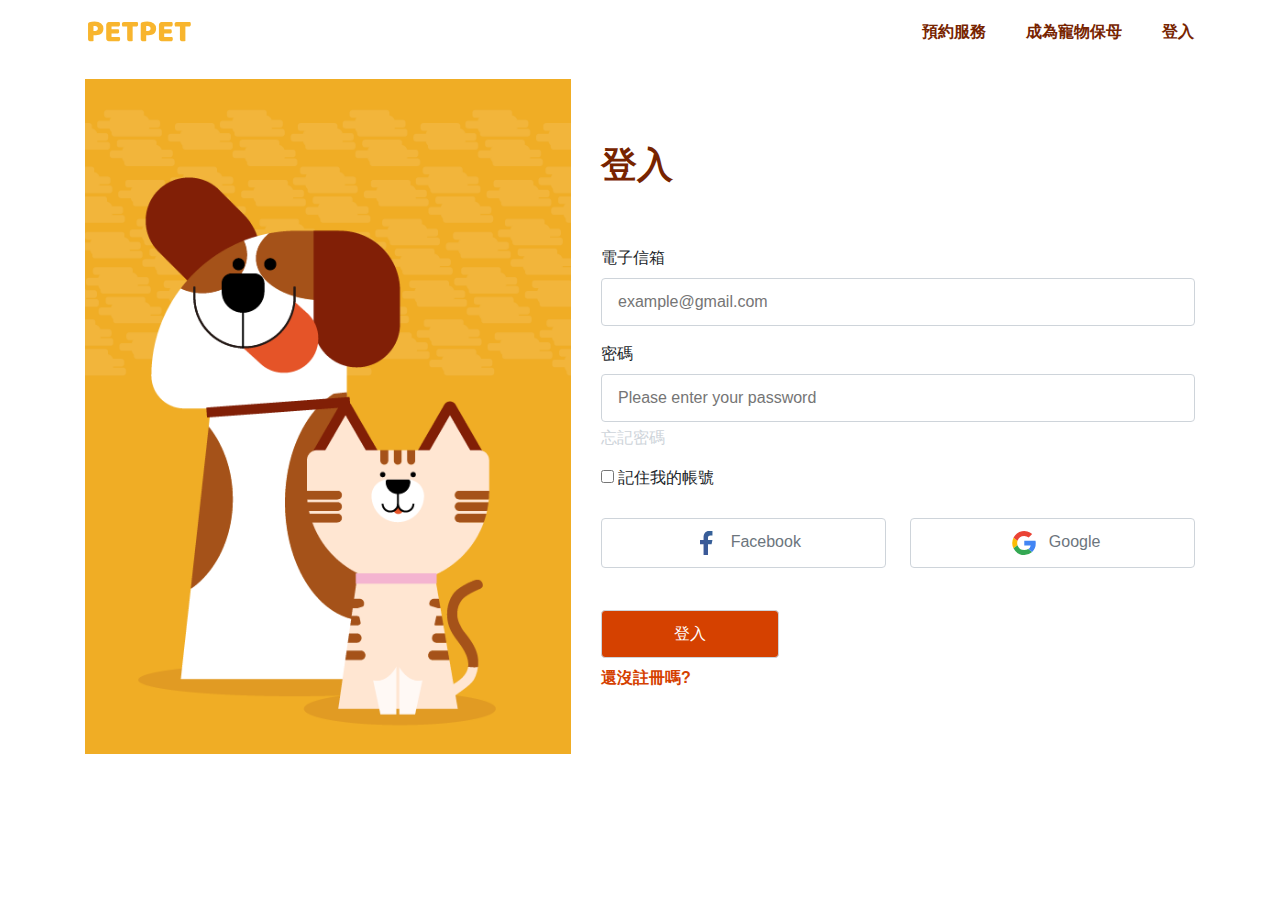
<file: login.html>
<!DOCTYPE html>
<html lang="en">
<!-- menu.ejs 取消index的 footer -->
<head>
  <meta charset="UTF-8">
  <meta name="viewport" content="width=device-width, initial-scale=1.0">
  <meta http-equiv="X-UA-Compatible" content="ie=edge">
  <title>PETPET</title>
  <!-- material disign  -->

  <link href="https://fonts.googleapis.com/icon?family=Material+Icons"
      rel="stylesheet">

  <!--material disign  -->
  <link rel="stylesheet" href="./assets/style/all.css">
  <link rel="stylesheet" href="./assets/js/all.js">
  <!-- js -->
</head>

<body>
  <div class="container header">
    <div class="row navbar d-flex">
      <div>
        <h1 class="logo">
          <a href="index.html" title="PETPET Company">PETPET</a>
        </h1>
      </div> 
      <!-- nav-mobile-show classname -->
        <ul class="navbar-menu d-flex ml-auto">
          <li><a href="service.html" title="appointment service">預約服務</a></li>
          <li><a href="#" title="become a babysitter">成為寵物保母</a></li>
          <li><a href="login.html" title="login" >登入</a></li>
        </ul>
        <div class="menu-toggler">
          <span></span>
          <span></span>
          <span></span>
        </div>
    </div>
  </div>

  
<div class="container">
    <div class="login-page">
        <div class="login-page-banner">
            <img src="./assets/images/index-1.png" alt="dog&cat banner">
        </div>
        <form class="login-page-account">
            <h3 class="font-weight-bold text-secondary">登入</h3>
            <label for="email">電子信箱</label>
            <br>
            <input type="email" name="email" id="email" placeholder="example@gmail.com" pattern=".+@googld.com"
            title="Please enter an email adderss.">
            <br>
            <label for="password">密碼</label>
            <br>
            <input type="password" name="password" id="password" placeholder="Please enter your password">
            <br>
            <a href="#" class="forget-password">忘記密碼</a>
            <br>
            <input type="checkbox" name="checkbo" id="checkbox">
            <label for="checkbox">記住我的帳號</label>

            <div class="login-page-account-social-media">
                <a href="https://www.facebook.com/" class="login-facebook">
                    <img src="./assets/images/facebook.svg" alt="fb-icon">
                    Facebook
                </a>

                <a href="https://www.google.com/" class="login-google">
                    <img src="./assets/images/google.svg" alt="google-icon">
                    Google
                </a>
            </div>

            <input type="submit" value="登入" class="btn btn-primary login-submit">
            <br>
            <a href="#" class="font-weight-bold">還沒註冊嗎?</a>

        </form>
    </div>
</div>

  <!-- menu取消footer -->
  
  <script src="./assets/js/vendors.js"></script>
  <script src="./assets/js/all.js"></script>
</body>

</html>
</file>
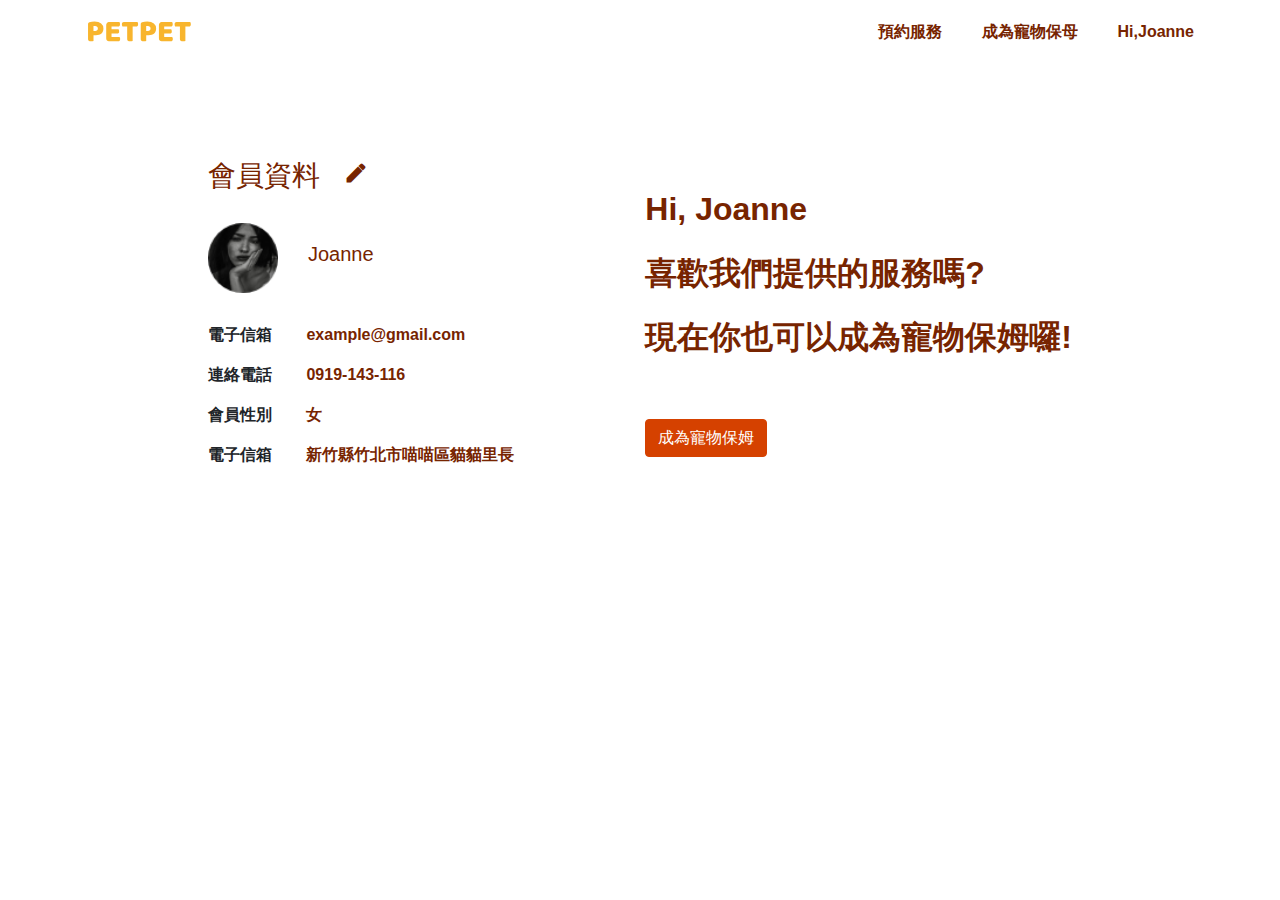
<file: member.html>
<!DOCTYPE html>
<html lang="en">
<!-- menu.ejs 取消index的 footer -->

<head>
    <meta charset="UTF-8">
    <meta name="viewport" content="width=device-width, initial-scale=1.0">
    <meta http-equiv="X-UA-Compatible" content="ie=edge">
    <title>
        PETPET
    </title>
    <!-- material disign  -->

    <link href="https://fonts.googleapis.com/icon?family=Material+Icons" rel="stylesheet">

    <!--material disign  -->
    <link rel="stylesheet" href="./assets/style/all.css">
    <link rel="stylesheet" href="./assets/js/all.js">
    <!-- js -->
</head>

<body>
    <div class="container header">
        <div class="row navbar d-flex">
            <div>
                <h1 class="logo">
                    <a href="index.html" title="PETPET Company">PETPET</a>
                </h1>
            </div>
            <!-- nav-mobile-show classname -->
            <ul class="navbar-menu d-flex ml-auto">
                <li><a href="service.html" title="appointment service">預約服務</a></li>
                <li><a href="#" title="become a babysitter">成為寵物保母</a></li>
                <li class="member-account">
                    <a href="#" title="login">Hi,Joanne</a>

                    <ul class="member-account-list">
                        <li>
                            <a href="member.html">會員資料查詢</a>
                        </li>
                        <li>
                            <a href="success.html">預約查詢</a>
                        </li>
                        <li>
                            <a href="reserve.html">歷史預約</a>
                        </li>
                        <li>
                            <a href="login.html">切換保姆帳號</a>
                        </li>
                    </ul>
                </li>
            </ul>
            <div class="menu-toggler">
                <span></span>
                <span></span>
                <span></span>
            </div>
        </div>
    </div>

    
<div class="container member-page">
    <div class="member-content-message">
        <h3>會員資料
            <span class="material-icons">
                edit
            </span>
        </h3>
        <div class="member-content-message-avatar">
            <img src="./assets/images/person-5.png" alt="Joanne">
            <h2>Joanne</h2>
        </div>
        <p>
            電子信箱
            <span>example@gmail.com</span>
        </p>
        <p>
            連絡電話
            <span>0919-143-116</span>
        </p>
        <p>
            會員性別
            <span>女</span>
        </p>
        <p>
            電子信箱
            <span>新竹縣竹北市喵喵區貓貓里長</span>
        </p>

    </div>
    <div class="member-page-content">
        <p>Hi, Joanne</p>
        <p>喜歡我們提供的服務嗎?</p>
        <p>現在你也可以成為寵物保姆囉!</p>

        <a href="index.html" class="btn btn-primary">成為寵物保姆</a>
    
    </div>
</div>

        <!-- menu取消footer -->

        <script src="./assets/js/vendors.js"></script>
        <script src="./assets/js/all.js"></script>
</body>

</html>
</file>
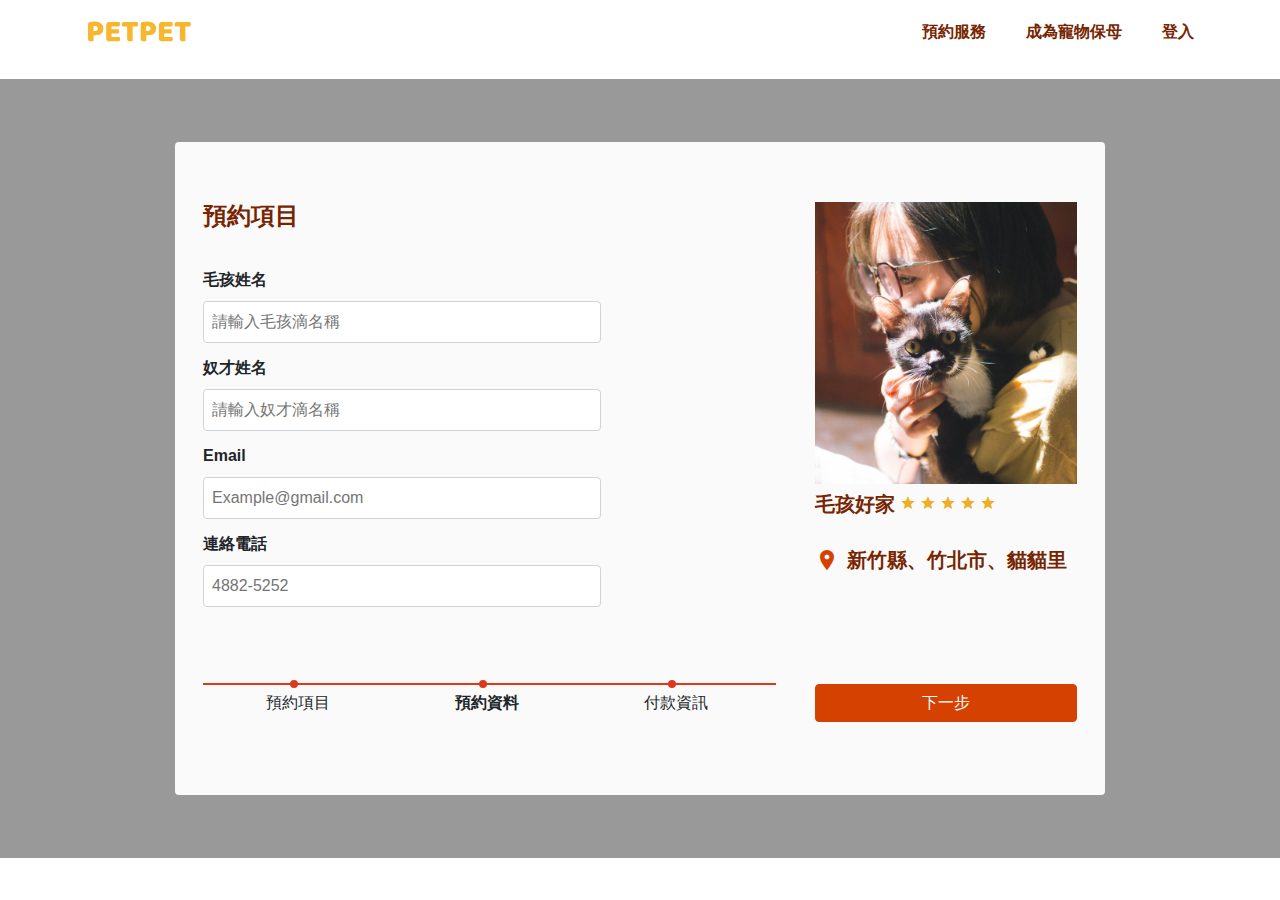
<file: reserve-2.html>
<!DOCTYPE html>
<html lang="en">
<!-- menu.ejs 取消index的 footer -->
<head>
  <meta charset="UTF-8">
  <meta name="viewport" content="width=device-width, initial-scale=1.0">
  <meta http-equiv="X-UA-Compatible" content="ie=edge">
  <title>PETPET</title>
  <!-- material disign  -->

  <link href="https://fonts.googleapis.com/icon?family=Material+Icons"
      rel="stylesheet">

  <!--material disign  -->
  <link rel="stylesheet" href="./assets/style/all.css">
  <link rel="stylesheet" href="./assets/js/all.js">
  <!-- js -->
</head>

<body>
  <div class="container header">
    <div class="row navbar d-flex">
      <div>
        <h1 class="logo">
          <a href="index.html" title="PETPET Company">PETPET</a>
        </h1>
      </div> 
      <!-- nav-mobile-show classname -->
        <ul class="navbar-menu d-flex ml-auto">
          <li><a href="service.html" title="appointment service">預約服務</a></li>
          <li><a href="#" title="become a babysitter">成為寵物保母</a></li>
          <li><a href="login.html" title="login" >登入</a></li>
        </ul>
        <div class="menu-toggler">
          <span></span>
          <span></span>
          <span></span>
        </div>
    </div>
  </div>

  <div class="container-fluid reserve-page">
    <form class="reserve-form">
        <!-- content  info-->


        <div class="reserve-form-content">
            <h2>預約項目</h2>


            <div class="reserve-form-info">
                <div class="reserve-data">
                    <label for="NameOfLord">毛孩姓名</label>
                
                    <input type="text" id="NameOfLord" placeholder="請輸入毛孩滴名稱">
                
                    <label for="OwnerName">奴才姓名</label>
                
                    <input type="text" id="OwnerName" placeholder="請輸入奴才滴名稱">
                
                    <label for="email">Email</label>
                
                    <input type="email" name="email" id="email" placeholder="Example@gmail.com">
                
                    <label for="phone">連絡電話</label>
                
                    <input type="tel" name="phone" id="phone" placeholder="4882-5252">
                </div>
            </div>
        </div>
        <!-- need -->
        <!-- <div class="reserve-form-content">
            <h2>預約項目</h2>
            <form class="reserve-form-content-info">
                <label for="lord">毛孩姓名</label>
                <input type="text" id="lord" placeholder="請輸入毛孩滴名稱">

                <label for="owner">奴才名稱</label>
                <input type="text" id="owner" placeholder="請輸入奴才滴名稱">

                <label for="">Email</label>
                <input type="email" name="email" id="email" placeholder="Example@gmail.com">

                <label for="phone">連絡電話</label>
                <input type="tel" name="phone" id="phone">
            </form>
        </div> -->
        <!-- need -->
        <!-- store -->
        <div class="reserve-form-store">
            <div class="reserve-form-store-logo">
                <img src="./assets/images/homestay-3.jpeg" alt="cat&girl">
            </div>
            <div class="reserve-form-store-text">
                <h3>毛孩好家
                    <span class="material-icons" style="color:#f0ad25">
                        star
                        star
                        star
                        star
                        star
                    </span>
                </h3>
                <br>
                <div class="location">
                    <span class="material-icons order-1">
                        location_on
                    </span>
                    <h4>
                        新竹縣、竹北市、貓貓里
                    </h4>
                </div>
            </div>
        </div>
        <!-- steps -->
        <div class="reserve-form-steps">
            <div class="reserve-form-steps-line">
                <p>預約項目</p>
                <p class="font-weight-bold">預約資料</p>
                <p>付款資訊</p>
            </div>
            <input type="button" value="下一步" onclick="location.href='reserve-3.html'" class="btn btn-primary next-step">
        </div>
    </form>
</div>

  <!-- menu取消footer -->
  
  <script src="./assets/js/vendors.js"></script>
  <script src="./assets/js/all.js"></script>
</body>

</html>
</file>
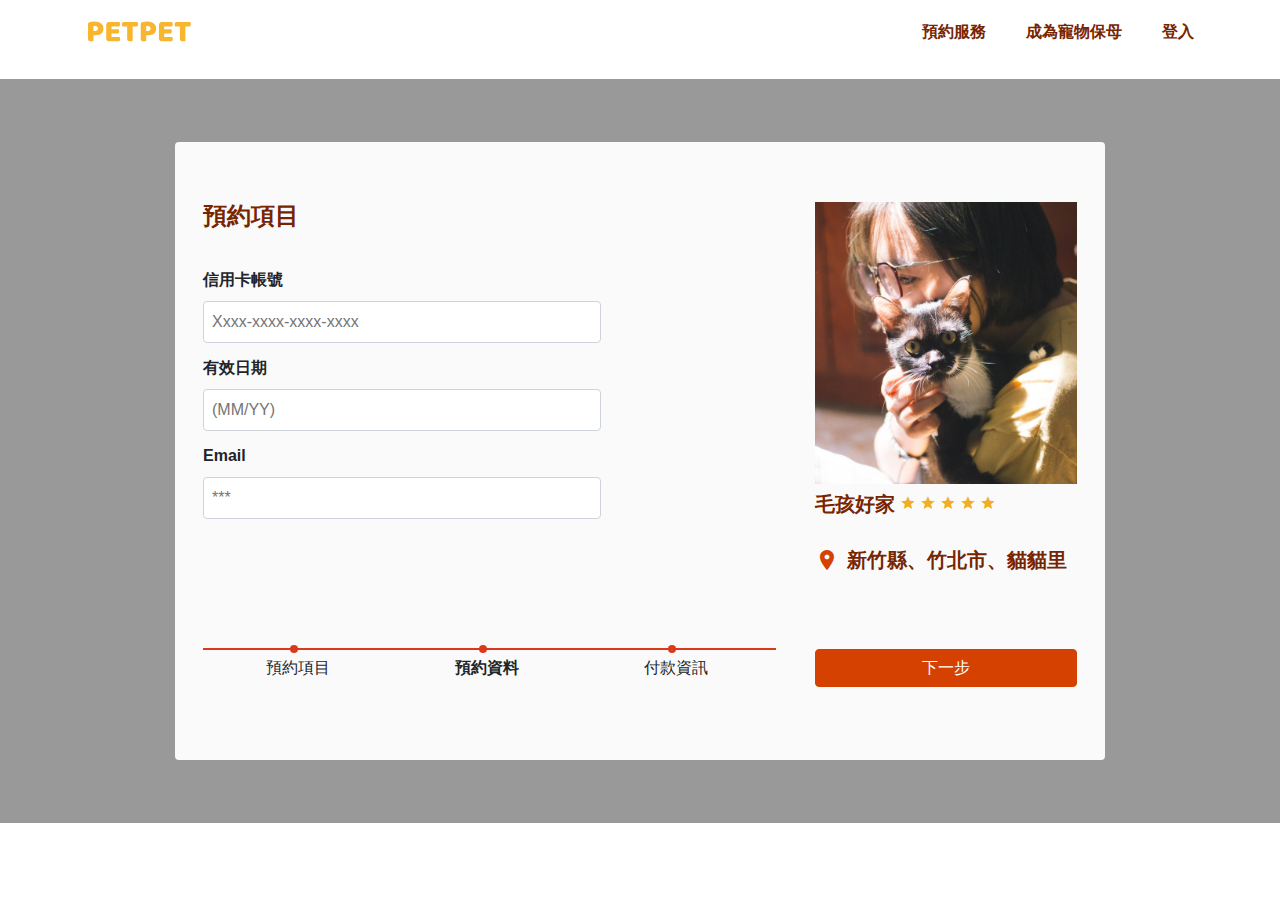
<file: reserve-3.html>
<!DOCTYPE html>
<html lang="en">
<!-- menu.ejs 取消index的 footer -->
<head>
  <meta charset="UTF-8">
  <meta name="viewport" content="width=device-width, initial-scale=1.0">
  <meta http-equiv="X-UA-Compatible" content="ie=edge">
  <title>PETPET</title>
  <!-- material disign  -->

  <link href="https://fonts.googleapis.com/icon?family=Material+Icons"
      rel="stylesheet">

  <!--material disign  -->
  <link rel="stylesheet" href="./assets/style/all.css">
  <link rel="stylesheet" href="./assets/js/all.js">
  <!-- js -->
</head>

<body>
  <div class="container header">
    <div class="row navbar d-flex">
      <div>
        <h1 class="logo">
          <a href="index.html" title="PETPET Company">PETPET</a>
        </h1>
      </div> 
      <!-- nav-mobile-show classname -->
        <ul class="navbar-menu d-flex ml-auto">
          <li><a href="service.html" title="appointment service">預約服務</a></li>
          <li><a href="#" title="become a babysitter">成為寵物保母</a></li>
          <li><a href="login.html" title="login" >登入</a></li>
        </ul>
        <div class="menu-toggler">
          <span></span>
          <span></span>
          <span></span>
        </div>
    </div>
  </div>

  <div class="container-fluid reserve-page">
    <form class="reserve-form">
        <!-- content  info-->


        <div class="reserve-form-content">
            <h2>預約項目</h2>


            <div class="reserve-form-info">
                <div class="reserve-data">
                    <label for="CreditAccount">信用卡帳號</label>
                
                    <input type="text" id="CreditAccount" placeholder="Xxxx-xxxx-xxxx-xxxx">
                
                    <label for="date">有效日期</label>
                
                    <input type="text" id="date" placeholder="(MM/YY)">
                
                    <label for="Security">Email</label>
                
                    <input type="text" name="Security" id="Security" placeholder="***">
                </div>
            </div>
        </div>
        <!-- need -->
        <!-- <div class="reserve-form-content">
            <h2>預約項目</h2>
            <form class="reserve-form-content-info">
                <label for="lord">毛孩姓名</label>
                <input type="text" id="lord" placeholder="請輸入毛孩滴名稱">

                <label for="owner">奴才名稱</label>
                <input type="text" id="owner" placeholder="請輸入奴才滴名稱">

                <label for="">Email</label>
                <input type="email" name="email" id="email" placeholder="Example@gmail.com">

                <label for="phone">連絡電話</label>
                <input type="tel" name="phone" id="phone">
            </form>
        </div> -->
        <!-- need -->
        <!-- store -->
        <div class="reserve-form-store">
            <div class="reserve-form-store-logo">
                <img src="./assets/images/homestay-3.jpeg" alt="cat&girl">
            </div>
            <div class="reserve-form-store-text">
                <h3>毛孩好家
                    <span class="material-icons" style="color:#f0ad25">
                        star
                        star
                        star
                        star
                        star
                    </span>
                </h3>
                <br>
                <div class="location">
                    <span class="material-icons order-1">
                        location_on
                    </span>
                    <h4>
                        新竹縣、竹北市、貓貓里
                    </h4>
                </div>
            </div>
        </div>
        <!-- steps -->
        <div class="reserve-form-steps">
            <div class="reserve-form-steps-line">
                <p>預約項目</p>
                <p class="font-weight-bold">預約資料</p>
                <p>付款資訊</p>
            </div>
            <input type="button" value="下一步" onclick="location.href='success.html'" class="btn btn-primary next-step">
        </div>
    </form>
</div>

  <!-- menu取消footer -->
  
  <script src="./assets/js/vendors.js"></script>
  <script src="./assets/js/all.js"></script>
</body>

</html>
</file>
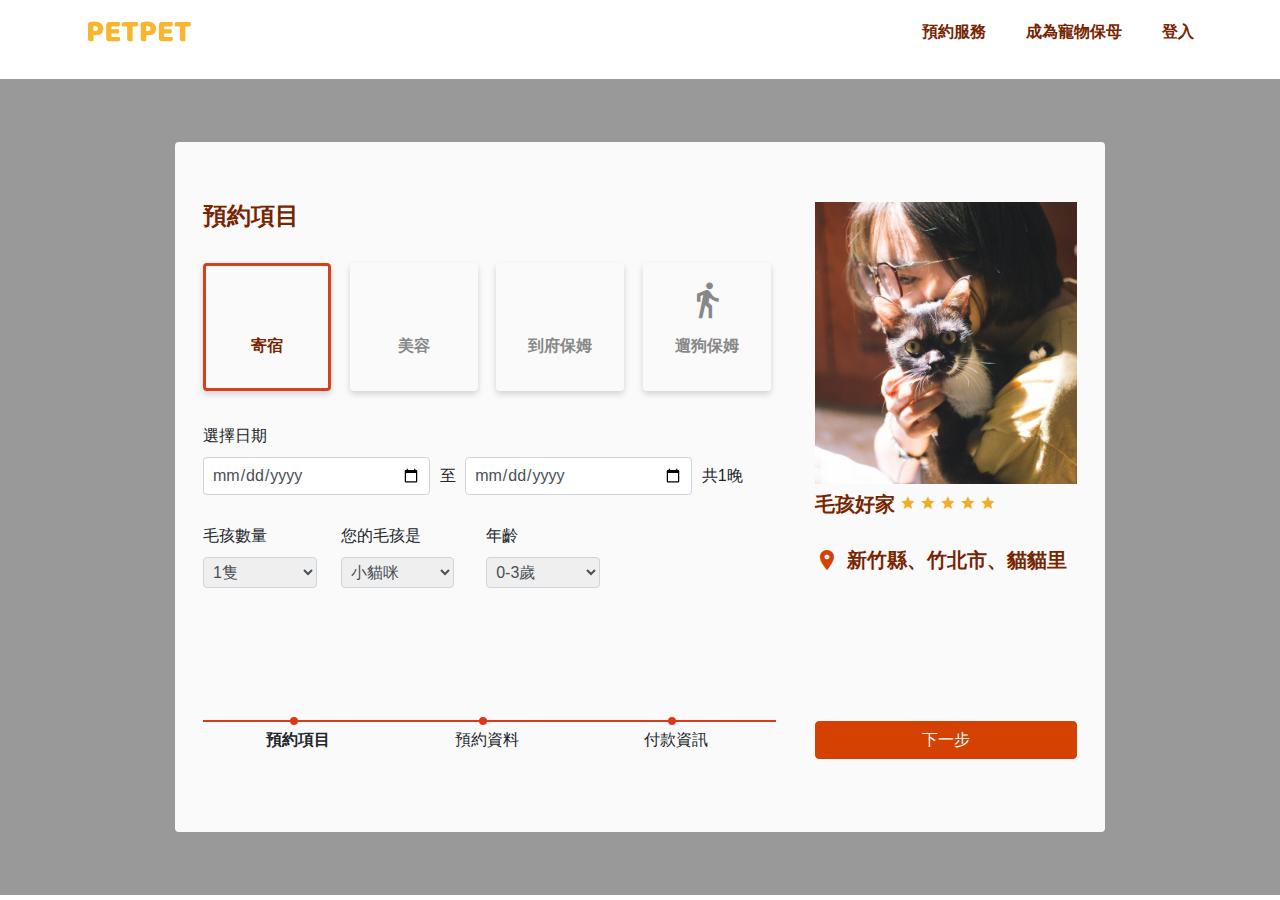
<file: reserve.html>
<!DOCTYPE html>
<html lang="en">
<!-- menu.ejs 取消index的 footer -->
<head>
  <meta charset="UTF-8">
  <meta name="viewport" content="width=device-width, initial-scale=1.0">
  <meta http-equiv="X-UA-Compatible" content="ie=edge">
  <title>PETPET</title>
  <!-- material disign  -->

  <link href="https://fonts.googleapis.com/icon?family=Material+Icons"
      rel="stylesheet">

  <!--material disign  -->
  <link rel="stylesheet" href="./assets/style/all.css">
  <link rel="stylesheet" href="./assets/js/all.js">
  <!-- js -->
</head>

<body>
  <div class="container header">
    <div class="row navbar d-flex">
      <div>
        <h1 class="logo">
          <a href="index.html" title="PETPET Company">PETPET</a>
        </h1>
      </div> 
      <!-- nav-mobile-show classname -->
        <ul class="navbar-menu d-flex ml-auto">
          <li><a href="service.html" title="appointment service">預約服務</a></li>
          <li><a href="#" title="become a babysitter">成為寵物保母</a></li>
          <li><a href="login.html" title="login" >登入</a></li>
        </ul>
        <div class="menu-toggler">
          <span></span>
          <span></span>
          <span></span>
        </div>
    </div>
  </div>

  <div class="container-fluid reserve-page">
    <form class="reserve-form">
<!-- content  info-->
        <div class="reserve-form-content">
            <h2>預約項目</h2>
            <ul class="reserve-form-service">
                <li>
                    <span class="material-icons">
                        house
                    </span>
                    <p>寄宿</p>
                </li>
                <li>
                    <span class="material-icons">
                        wash
                    </span>
                    <p>美容</p>
                </li>
                <li>
                    <span class="material-icons">
                        roofing
                    </span>
                    <p>到府保姆</p>
                </li>
                <li>
                    <span class="material-icons">
                        directions_walk
                    </span>
                    <p>遛狗保姆</p>
                </li>
            </ul>


            <div class="reserve-form-info">
                <div class="reserver-days">
                    <label for="date-start">選擇日期</label>
                    <br>
                    <input type="date" name="date-start" id="date-start">
                    <span>至</span>
                    <input type="date" name="date-end" id="date-end">
                    <span>共1晚</span>
                </div>

                <div class="reserve-options">
                    <div class="amount-area">
                        <label for="amount">毛孩數量</label>
                        <br>
                        <select name="amount" id="amount">
                            <option>1隻</option>
                            <option>2隻</option>
                            <option>3隻</option>
                        </select>
                    </div>

                    <div class="breeds-area">
                        <label for="breeds">您的毛孩是</label>
                        <br>
                        <select name="breeds" id="breeds">
                            <option>小貓咪</option>
                            <option>中貓咪</option>
                            <option>胖貓咪</option>
                        </select>
                    </div>
                    <div class="age-area">
                        <label for="age">年齡</label>
                        <br>
                        <select name="age" id="age">
                            <option>0-3歲</option>
                            <option>4-6歲</option>
                            <option>7歲以上</option>
                        </select>
                    </div>
                </div>
            </div>    
        </div>
<!-- store -->
        <div class="reserve-form-store">
            <div class="reserve-form-store-logo">
                <img src="./assets/images/homestay-3.jpeg" alt="cat&girl">
            </div>
            <div class="reserve-form-store-text">
                <h3>毛孩好家
                    <span class="material-icons" style="color:#f0ad25">
                        star
                        star
                        star
                        star
                        star
                    </span>
                </h3>
                <br>
                <div class="location">
                    <span class="material-icons order-1">
                        location_on
                    </span>
                    <h4>
                        新竹縣、竹北市、貓貓里
                    </h4>
                </div>
            </div>
        </div>
<!-- steps -->
        <div class="reserve-form-steps">
            <div class="reserve-form-steps-line">
                <p class="font-weight-bold">預約項目</p>
                <p>預約資料</p>
                <p>付款資訊</p>
            </div>
            <input type="button" value="下一步" onclick="location.href='reserve-2.html'"  class="btn btn-primary next-step">
        </div>


    </form>
</div>

  <!-- menu取消footer -->
  
  <script src="./assets/js/vendors.js"></script>
  <script src="./assets/js/all.js"></script>
</body>

</html>
</file>
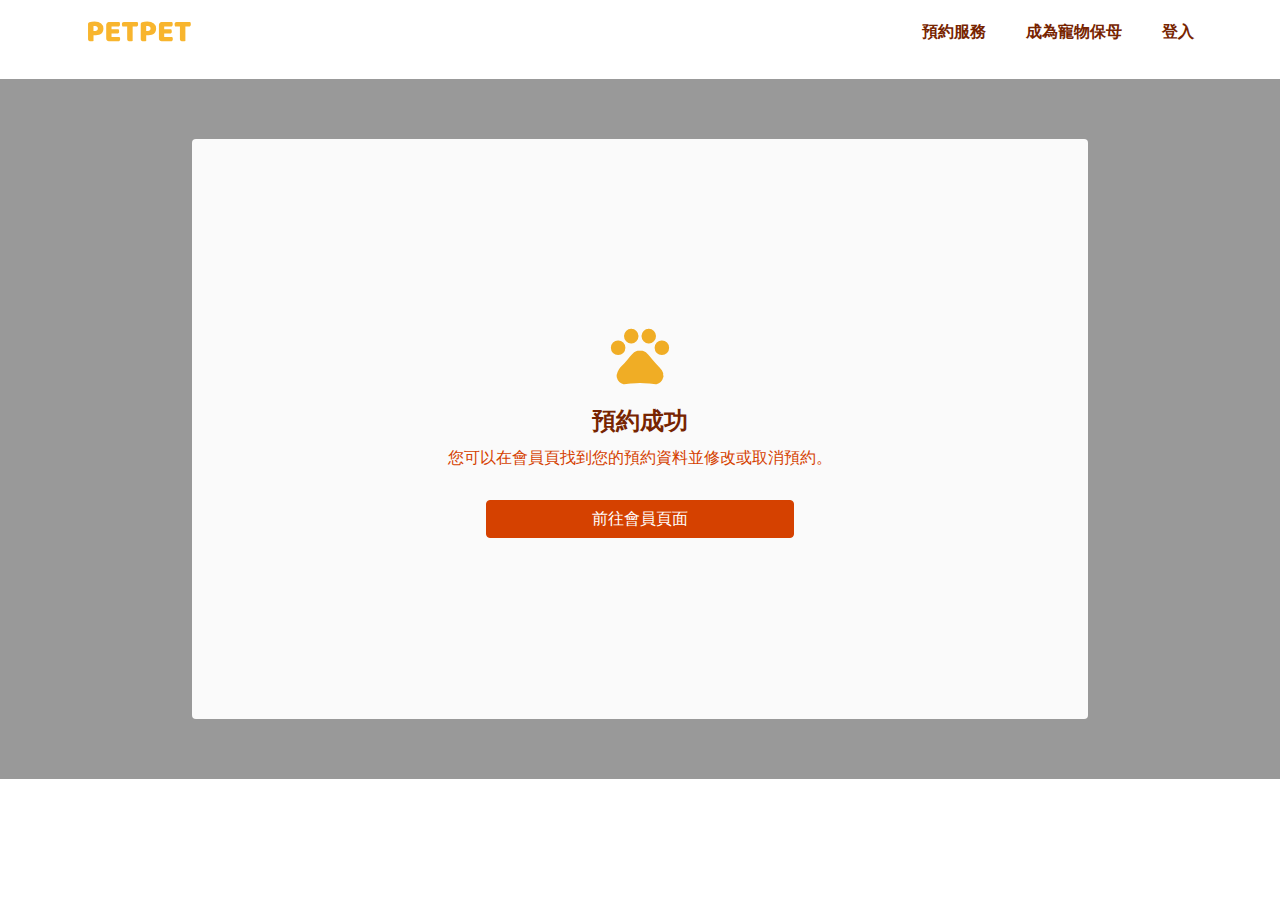
<file: success.html>
<!DOCTYPE html>
<html lang="en">
<!-- menu.ejs 取消index的 footer -->
<head>
  <meta charset="UTF-8">
  <meta name="viewport" content="width=device-width, initial-scale=1.0">
  <meta http-equiv="X-UA-Compatible" content="ie=edge">
  <title>PETPET</title>
  <!-- material disign  -->

  <link href="https://fonts.googleapis.com/icon?family=Material+Icons"
      rel="stylesheet">

  <!--material disign  -->
  <link rel="stylesheet" href="./assets/style/all.css">
  <link rel="stylesheet" href="./assets/js/all.js">
  <!-- js -->
</head>

<body>
  <div class="container header">
    <div class="row navbar d-flex">
      <div>
        <h1 class="logo">
          <a href="index.html" title="PETPET Company">PETPET</a>
        </h1>
      </div> 
      <!-- nav-mobile-show classname -->
        <ul class="navbar-menu d-flex ml-auto">
          <li><a href="service.html" title="appointment service">預約服務</a></li>
          <li><a href="#" title="become a babysitter">成為寵物保母</a></li>
          <li><a href="login.html" title="login" >登入</a></li>
        </ul>
        <div class="menu-toggler">
          <span></span>
          <span></span>
          <span></span>
        </div>
    </div>
  </div>

  
<div class="container-fluid px-0">
    <div class="success-page">
        <div class="success-page-message">
            <div class="message-content">
                <span class="material-icons" style="color:#f0ad25">
                    pets
                </span>
                <h3>預約成功</h3>
                <p>您可以在會員頁找到您的預約資料並修改或取消預約。</p>

                <a href="member.html" class="btn btn-primary">前往會員頁面</a>
            </div>
        </div>
    </div>
</div>

  <!-- menu取消footer -->
  
  <script src="./assets/js/vendors.js"></script>
  <script src="./assets/js/all.js"></script>
</body>

</html>
</file>
